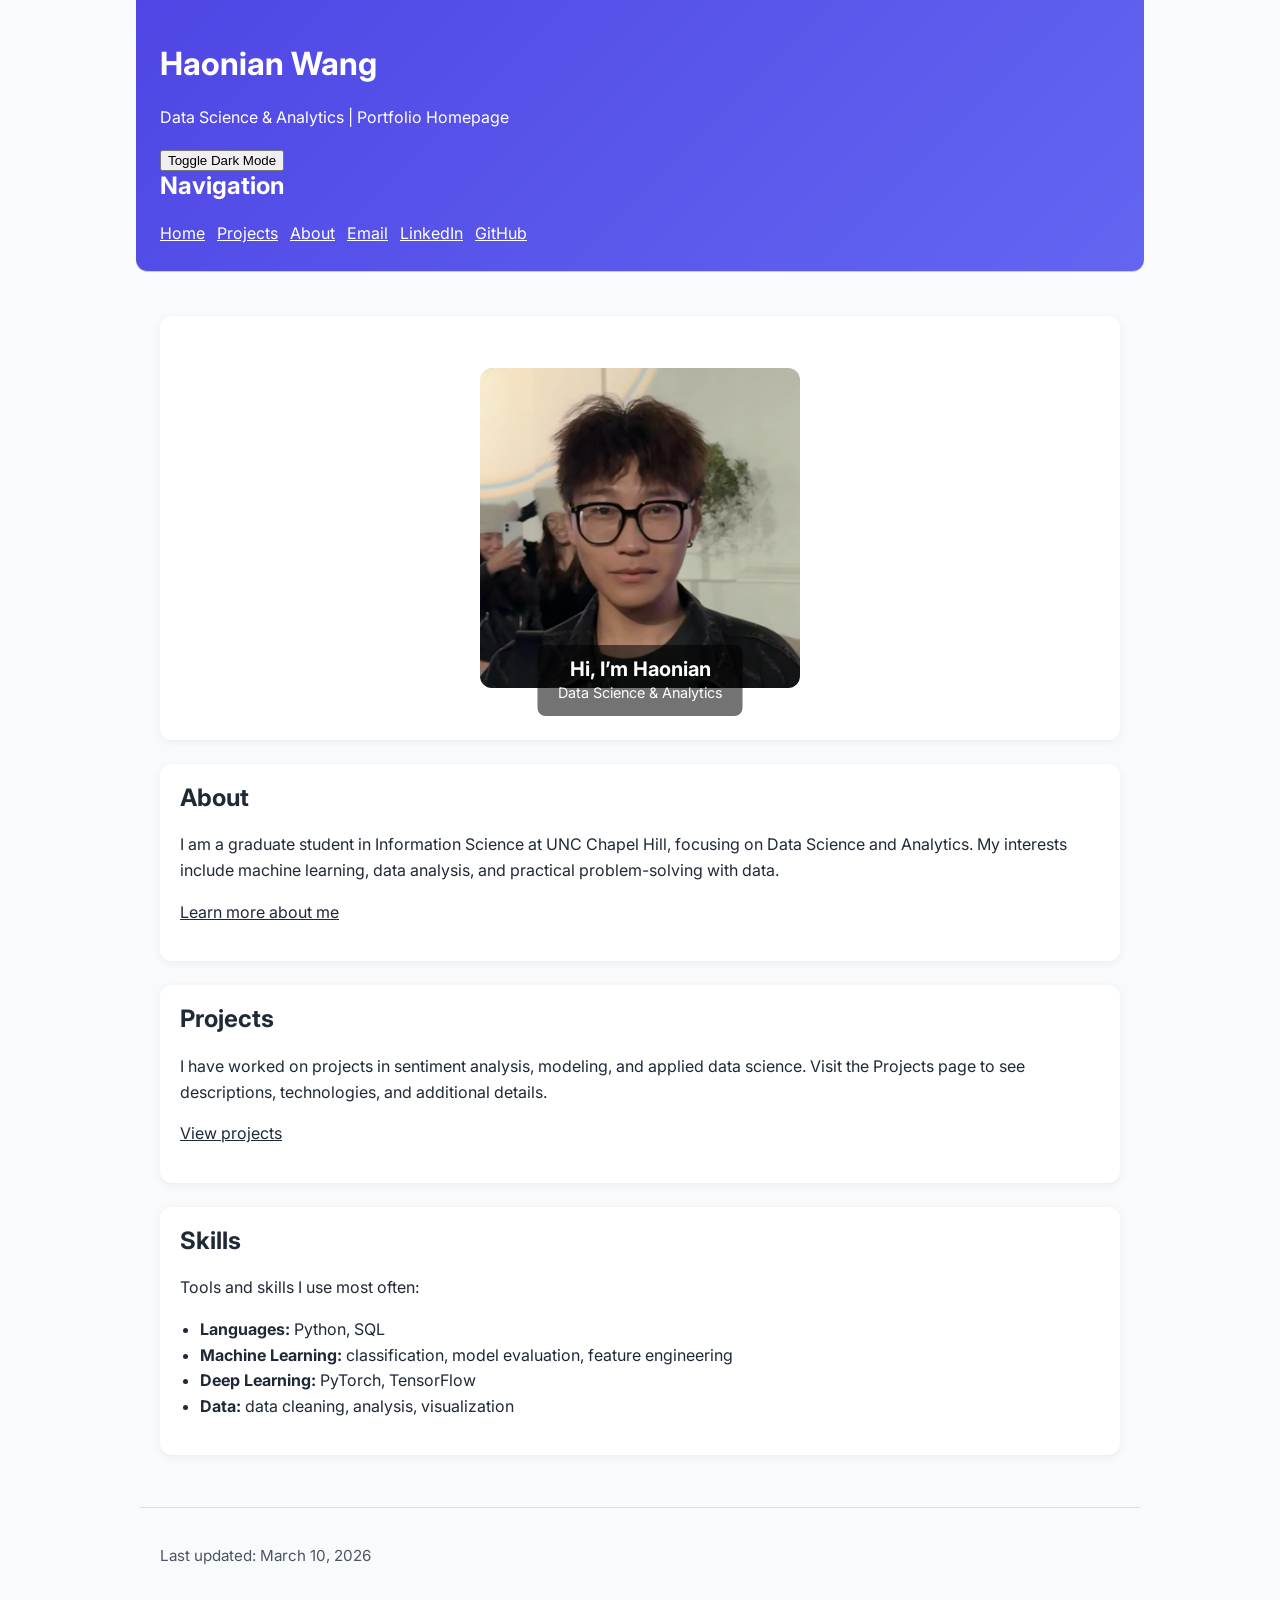
<file: index.html>
<!doctype html>
<html lang="en">
<head>
  <meta charset="utf-8">
  <meta name="viewport" content="width=device-width, initial-scale=1">
  <title>Haonian Wang | Homepage</title>
  <link rel="stylesheet" href="styles.css">
  <link rel="preconnect" href="https://fonts.googleapis.com">
  <link rel="preconnect" href="https://fonts.gstatic.com" crossorigin>
  <link href="https://fonts.googleapis.com/css2?family=Inter:wght@400;600;700&display=swap" rel="stylesheet">

</head>

<body>
<header>
  <h1>Haonian Wang</h1>
  <p>Data Science & Analytics | Portfolio Homepage</p>
  <button id="theme-toggle">Toggle Dark Mode</button>
<nav aria-label="Site navigation">
  <h2>Navigation</h2>
  <ul class="nav-links">
    <li><a href="index.html">Home</a></li>
    <li><a href="projects.html">Projects</a></li>
    <li><a href="about.html">About</a></li>
    <li><a href="mailto:frankwhn0227@outlook.com">Email</a></li>
    <li>
      <a href="https://www.linkedin.com/in/haonian-wang-465636354"
         target="_blank"
         rel="noopener">
        LinkedIn
      </a>
    </li>
    <li><a href="https://github.com/Havent-seen" target="_blank" rel="noopener">GitHub</a></li>
  </ul>
</nav>
</header>

<main>
  <section id="hero">
    <img src="profile.jpg" alt="Portrait of Haonian Wang">
    <div class="hero-text">
      <h2>Hi, I’m Haonian</h2>
      <p>Data Science & Analytics</p>
    </div>
  </section>

  <section id="about-preview">
    <h2>About</h2>
    <p>
      I am a graduate student in Information Science at UNC Chapel Hill, focusing on Data Science and Analytics.
      My interests include machine learning, data analysis, and practical problem-solving with data.
    </p>
    <p><a href="about.html">Learn more about me</a></p>
  </section>

  <section id="projects-preview">
    <h2>Projects</h2>
    <p>
      I have worked on projects in sentiment analysis, modeling, and applied data science.
      Visit the Projects page to see descriptions, technologies, and additional details.
    </p>
    <p><a href="projects.html">View projects</a></p>
  </section>

  <section id="skills">
    <h2>Skills</h2>
    <p>Tools and skills I use most often:</p>
    <ul>
      <li><strong>Languages:</strong> Python, SQL</li>
      <li><strong>Machine Learning:</strong> classification, model evaluation, feature engineering</li>
      <li><strong>Deep Learning:</strong> PyTorch, TensorFlow</li>
      <li><strong>Data:</strong> data cleaning, analysis, visualization</li>
    </ul>
  </section>

</main>

<footer>
  <p>Last updated: <time datetime="2026-03-10">March 10, 2026</time></p>
</footer>
<script src="script.js"></script>
</body>
</html>
</file>
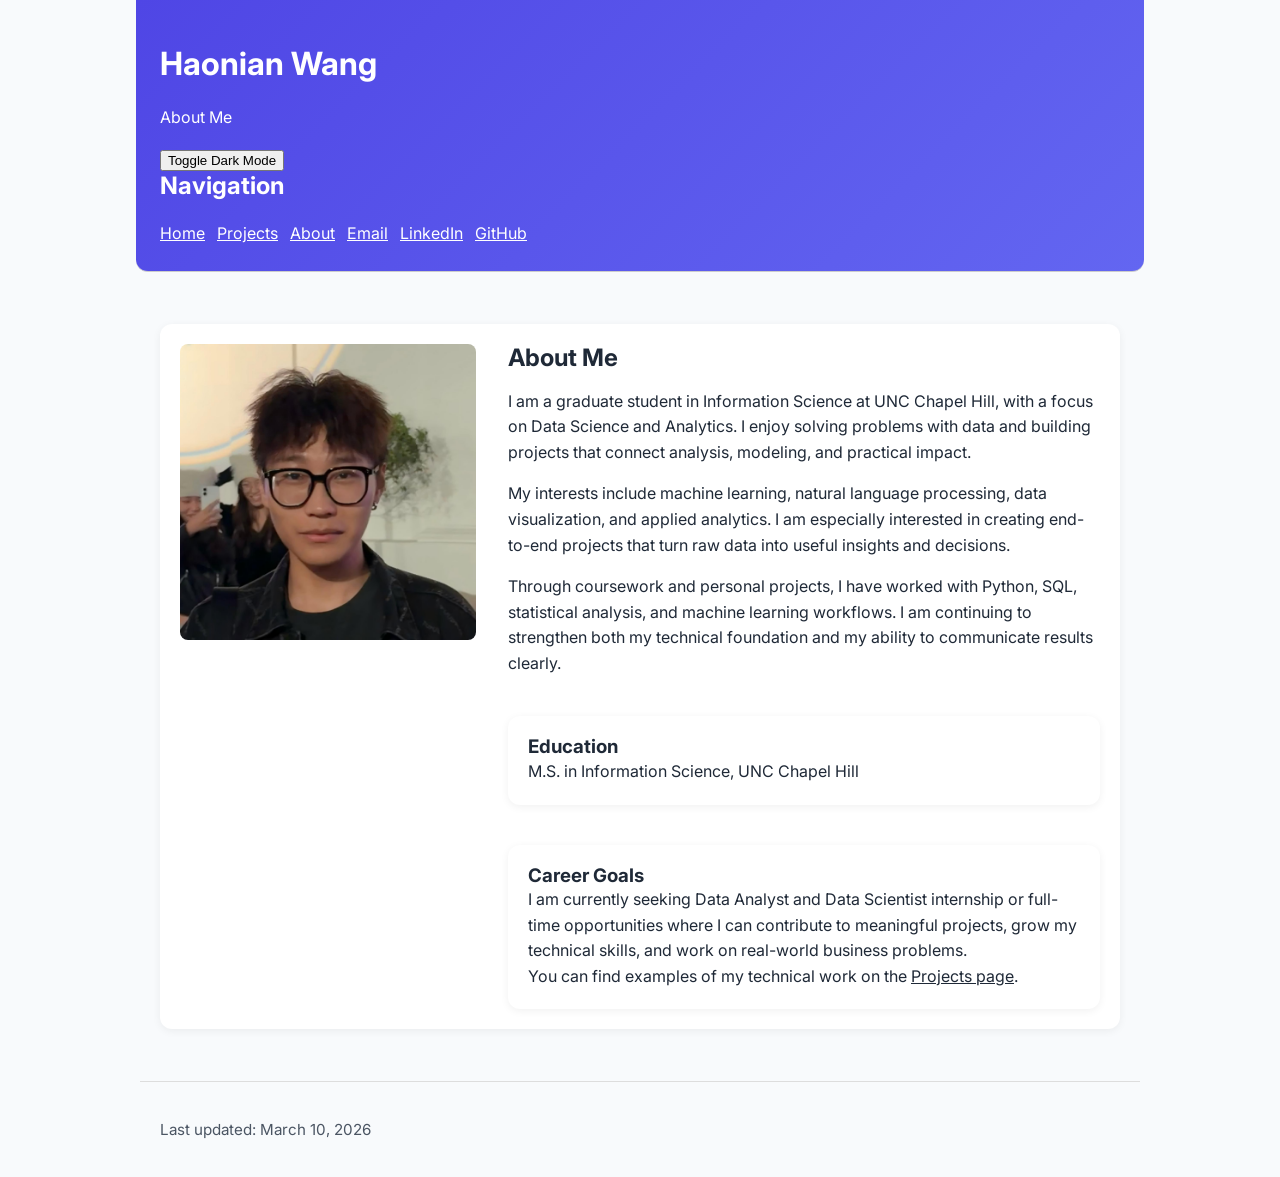
<file: about.html>
<!doctype html>
<html lang="en">
<head>
  <meta charset="utf-8">
  <meta name="viewport" content="width=device-width, initial-scale=1">
  <title>Haonian Wang | About</title>
  <link rel="stylesheet" href="styles.css">
  <link rel="preconnect" href="https://fonts.googleapis.com">
  <link rel="preconnect" href="https://fonts.gstatic.com" crossorigin>
  <link href="https://fonts.googleapis.com/css2?family=Inter:wght@400;600;700&display=swap" rel="stylesheet">
</head>

<body>
<header>
  <h1>Haonian Wang</h1>
  <p>About Me</p>
  <button id="theme-toggle">Toggle Dark Mode</button>
  <nav aria-label="Site navigation">
    <h2>Navigation</h2>
    <ul class="nav-links">
      <li><a href="index.html">Home</a></li>
      <li><a href="projects.html">Projects</a></li>
      <li><a href="about.html">About</a></li>
      <li><a href="mailto:frankwhn0227@outlook.com">Email</a></li>
      <li>
        <a href="https://www.linkedin.com/in/haonian-wang-465636354"
           target="_blank"
           rel="noopener">
          LinkedIn
        </a>
      </li>
      <li><a href="https://github.com/Havent-seen" target="_blank" rel="noopener">GitHub</a></li>
    </ul>
  </nav>
</header>

<main>
  <section id="about-page">
    <div class="about-image">
      <img src="profile.jpg" alt="Portrait of Haonian Wang">
    </div>

    <div class="about-content">
      <h2>About Me</h2>
      <p>
        I am a graduate student in Information Science at UNC Chapel Hill, with a focus on Data Science and Analytics.
        I enjoy solving problems with data and building projects that connect analysis, modeling, and practical impact.
      </p>

      <p>
        My interests include machine learning, natural language processing, data visualization, and applied analytics.
        I am especially interested in creating end-to-end projects that turn raw data into useful insights and decisions.
      </p>

      <p>
        Through coursework and personal projects, I have worked with Python, SQL, statistical analysis, and machine learning workflows.
        I am continuing to strengthen both my technical foundation and my ability to communicate results clearly.
      </p>

      <section>
        <h3>Education</h3>
        <p>
          M.S. in Information Science, UNC Chapel Hill
        </p>
      </section>

      <section>
        <h3>Career Goals</h3>
        <p>
          I am currently seeking Data Analyst and Data Scientist internship or full-time opportunities where I can contribute
          to meaningful projects, grow my technical skills, and work on real-world business problems.
        </p>
	<p>
  	  You can find examples of my technical work on the <a href="projects.html">Projects page</a>.
	</p>
      </section>
    </div>
  </section>
</main>

<footer>
  <p>Last updated: <time datetime="2026-03-10">March 10, 2026</time></p>
</footer>
<script src="script.js"></script>
</body>
</html>
</file>
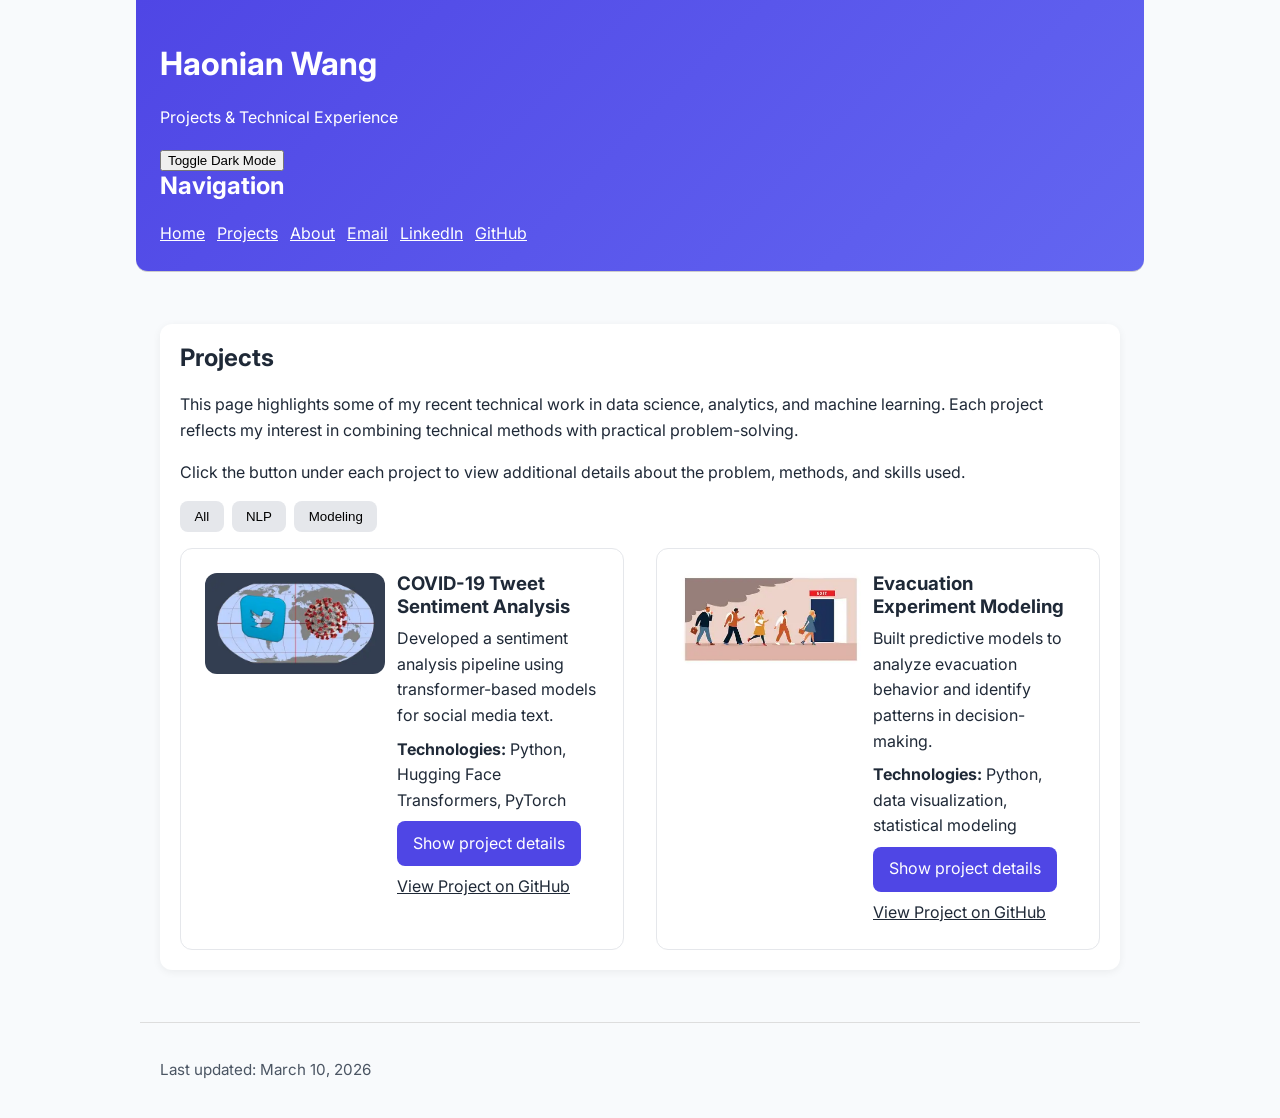
<file: projects.html>
<!doctype html>
<html lang="en">
<head>
  <meta charset="utf-8">
  <meta name="viewport" content="width=device-width, initial-scale=1">
  <title>Haonian Wang | Projects</title>
  <link rel="stylesheet" href="styles.css">
  <link rel="preconnect" href="https://fonts.googleapis.com">
  <link rel="preconnect" href="https://fonts.gstatic.com" crossorigin>
  <link href="https://fonts.googleapis.com/css2?family=Inter:wght@400;600;700&display=swap" rel="stylesheet">

</head>

<body>
<header>
  <h1>Haonian Wang</h1>
  <p>Projects & Technical Experience</p>
  <button id="theme-toggle">Toggle Dark Mode</button>
<nav aria-label="Site navigation">
  <h2>Navigation</h2>
  <ul class="nav-links">
    <li><a href="index.html">Home</a></li>
    <li><a href="projects.html">Projects</a></li>
    <li><a href="about.html">About</a></li>
    <li><a href="mailto:frankwhn0227@outlook.com">Email</a></li>
    <li>
      <a href="https://www.linkedin.com/in/haonian-wang-465636354"
         target="_blank"
         rel="noopener">
        LinkedIn
      </a>
    </li>
    <li><a href="https://github.com/Havent-seen" target="_blank" rel="noopener">GitHub</a></li>
  </ul>
</nav>
</header>

<main>
  <section id="projects">
    <h2>Projects</h2>
    <p>
      This page highlights some of my recent technical work in data science, analytics, and machine learning.
      Each project reflects my interest in combining technical methods with practical problem-solving.
    </p>
    <p>
      Click the button under each project to view additional details about the problem, methods, and skills used.
    </p>
    <div class="filter-buttons">
      <button data-filter="all">All</button>
      <button data-filter="nlp">NLP</button>
      <button data-filter="modeling">Modeling</button>
    </div>
    <div class="projects-grid">
<article data-category="nlp">
  <img class="project-img" src="covid.jpg" alt="Screenshot or illustration for COVID-19 Tweet Sentiment Analysis">
  <div class="project-body">
    <h3>COVID-19 Tweet Sentiment Analysis</h3>
    <p>
      Developed a sentiment analysis pipeline using transformer-based models for social media text.
    </p>
    <p><strong>Technologies:</strong> Python, Hugging Face Transformers, PyTorch</p>

    <button class="toggle-btn" type="button" aria-expanded="false">
      Show project details
    </button>

    <div class="project-details hidden">
      <p>
        In this project, I worked on preprocessing tweet text, fine-tuning a transformer model,
        and evaluating classification performance using standard NLP metrics.
      </p>
      <p>
        This project demonstrates my interest in applied natural language processing and model evaluation.
      </p>
    </div>

    <p>
      <a href="https://github.com/Havent-seen" target="_blank" rel="noopener">
        View Project on GitHub
      </a>
    </p>
  </div>
</article>

<article data-category="modeling">
  <img class="project-img" src="evacuation.jpg" alt="Screenshot or illustration for Evacuation Experiment Modeling">
  <div class="project-body">
    <h3>Evacuation Experiment Modeling</h3>
    <p>
      Built predictive models to analyze evacuation behavior and identify patterns in decision-making.
    </p>
    <p><strong>Technologies:</strong> Python, data visualization, statistical modeling</p>

    <button class="toggle-btn" type="button" aria-expanded="false">
      Show project details
    </button>

    <div class="project-details hidden">
      <p>
        This project focused on analyzing behavioral data and using modeling techniques
        to better understand how people respond in emergency situations.
      </p>
      <p>
        It reflects my interest in combining quantitative analysis with real-world problem-solving.
      </p>
    </div>

    <p>
      <a href="https://github.com/Havent-seen" target="_blank" rel="noopener">
        View Project on GitHub
      </a>
    </p>
  </div>
</article>
    </div>
  </section>
</main>

<footer>
  <p>Last updated: <time datetime="2026-03-10">March 10, 2026</time></p>
</footer>
<script src="script.js"></script>
</body>
</html>
</file>
<file: styles.css>
body {
  margin: 0;
  padding: 0;
  font-family: "Inter", system-ui, -apple-system, "Segoe UI", Roboto, Arial, sans-serif;
  line-height: 1.6;
  background-color: #f8fafc;
  color: #1f2937;
}

header,
main,
footer {
  max-width: 960px;
  margin: 0 auto;
  padding: 1.25rem;
}

header {
  border-bottom: 1px solid #ccc;
  padding: 1.5rem;
  background: linear-gradient(135deg, #4f46e5, #6366f1);
  color: #ffffff;
  border-radius: 0 0 0.75rem 0.75rem;
}

header h1,
header p,
header a {
  color: #ffffff;
}


.subtitle {
  margin-top: 0.25rem;
  color: #e5e7eb;
}

section {
  margin-top: 1.5rem;
  background-color: #ffffff;
  padding: 1.25rem;
  border-radius: 0.75rem;
  box-shadow: 0 2px 8px rgba(0, 0, 0, 0.06);
}

h1,
h2,
h3 {
  line-height: 1.2;
}

h2 {
  margin-top: 0;
}

ul, ol {
  padding-left: 1.25rem;
}

a {
  color: inherit;
}

a:focus {
  outline: 2px solid #111827;
  outline-offset: 2px;
}

footer {
  border-top: 1px solid #ddd;
  margin-top: 2rem;
  color: #4b5563;
  font-size: 0.95rem;
}

#hero img {
  max-width: 320px;
  width: 100%;
  height: auto;
  display: block;
  margin: 2rem auto;
  border-radius: 0.75rem;
  filter: grayscale(15%);
}

#hero {
  position: relative;
  text-align: center;
}

.hero-text {
  position: absolute;
  bottom: 1.5rem;
  left: 50%;
  transform: translateX(-50%);
  color: #ffffff;
  background: rgba(0, 0, 0, 0.55);
  padding: 0.75rem 1.25rem;
  border-radius: 0.5rem;
  text-align: center;
}

.hero-text h2 {
  margin: 0;
  font-size: 1.25rem;
}

.hero-text p {
  margin: 0;
  font-size: 0.9rem;
}

.nav-links {
  list-style: none;
  padding: 0;
  margin: 0.75rem 0 0;
  display: flex;
  flex-wrap: wrap;
  gap: 0.75rem;
  align-items: center;
}

.nav-links li {
  margin: 0;
}


#projects {
  margin-top: 2rem;
}

.projects-grid {
  display: grid;
  grid-template-columns: 1fr;
  gap: 2rem;
  margin-top: 1rem;
}

#projects article {
  display: flex;
  flex-direction: column;
  gap: 0.75rem;
  padding: 1.5rem;
  border: 1px solid #e5e7eb;
  border-radius: 0.75rem;
  background-color: #ffffff;
}

.project-body {
  display: flex;
  flex-direction: column;
  gap: 0.5rem;
}

.project-body h3,
.project-body p {
  margin: 0;
}

.project-img {
  width: 100%;
  height: auto;
  display: block;
  border-radius: 0.75rem;
}

@media (min-width: 800px) {
  .projects-grid {
    grid-template-columns: 1fr 1fr;
  }

  /* Inner layout changes: image + text side-by-side */
  #projects article {
    flex-direction: row;
    align-items: flex-start;
  }

  .project-img {
    width: 180px;
    flex: 0 0 180px;
  }
  .project-body {
    flex: 1;
  }
}

/* About page layout */
#about-page {
  display: flex;
  flex-direction: column;
  gap: 1.5rem;
  margin-top: 2rem;
}

.about-image img {
  width: 100%;
  max-width: 320px;
  height: auto;
  display: block;
  margin: 0 auto;
  border-radius: 0.5rem;
}

.about-content {
  display: flex;
  flex-direction: column;
  gap: 1rem;
}

.about-content h2,
.about-content h3,
.about-content p {
  margin: 0;
}

@media (min-width: 800px) {
  #about-page {
    display: grid;
    grid-template-columns: 1fr 2fr;
    gap: 2rem;
    align-items: start;
  }

  .about-image img {
    max-width: 100%;
    margin: 0;
  }
}

.hidden {
  display: none;
}

.toggle-btn {
  align-self: flex-start;
  padding: 0.6rem 1rem;
  border: none;
  border-radius: 0.5rem;
  background-color: #4f46e5;
  color: #ffffff;
  font: inherit;
  cursor: pointer;
}

.toggle-btn:hover {
  background-color: #4338ca;
}

.toggle-btn:focus {
  outline: 2px solid #111827;
  outline-offset: 2px;
}

.project-details {
  margin-top: 0.75rem;
  padding: 0.9rem 1rem;
  background-color: #f3f4f6;
  border-left: 4px solid #6366f1;
  border-radius: 0.5rem;
}

.filter-buttons {
  margin-top: 1rem;
  display: flex;
  gap: 0.5rem;
}

.filter-buttons button {
  padding: 0.5rem 0.9rem;
  border: none;
  border-radius: 0.5rem;
  background-color: #e5e7eb;
  cursor: pointer;
}

.filter-buttons button:hover {
  background-color: #d1d5db;
}

body.dark-mode {
  background-color: #111827;
  color: #f9fafb;
}

body.dark-mode section {
  background-color: #1f2937;
}

body.dark-mode header {
  background: #111827;
}
</file>
